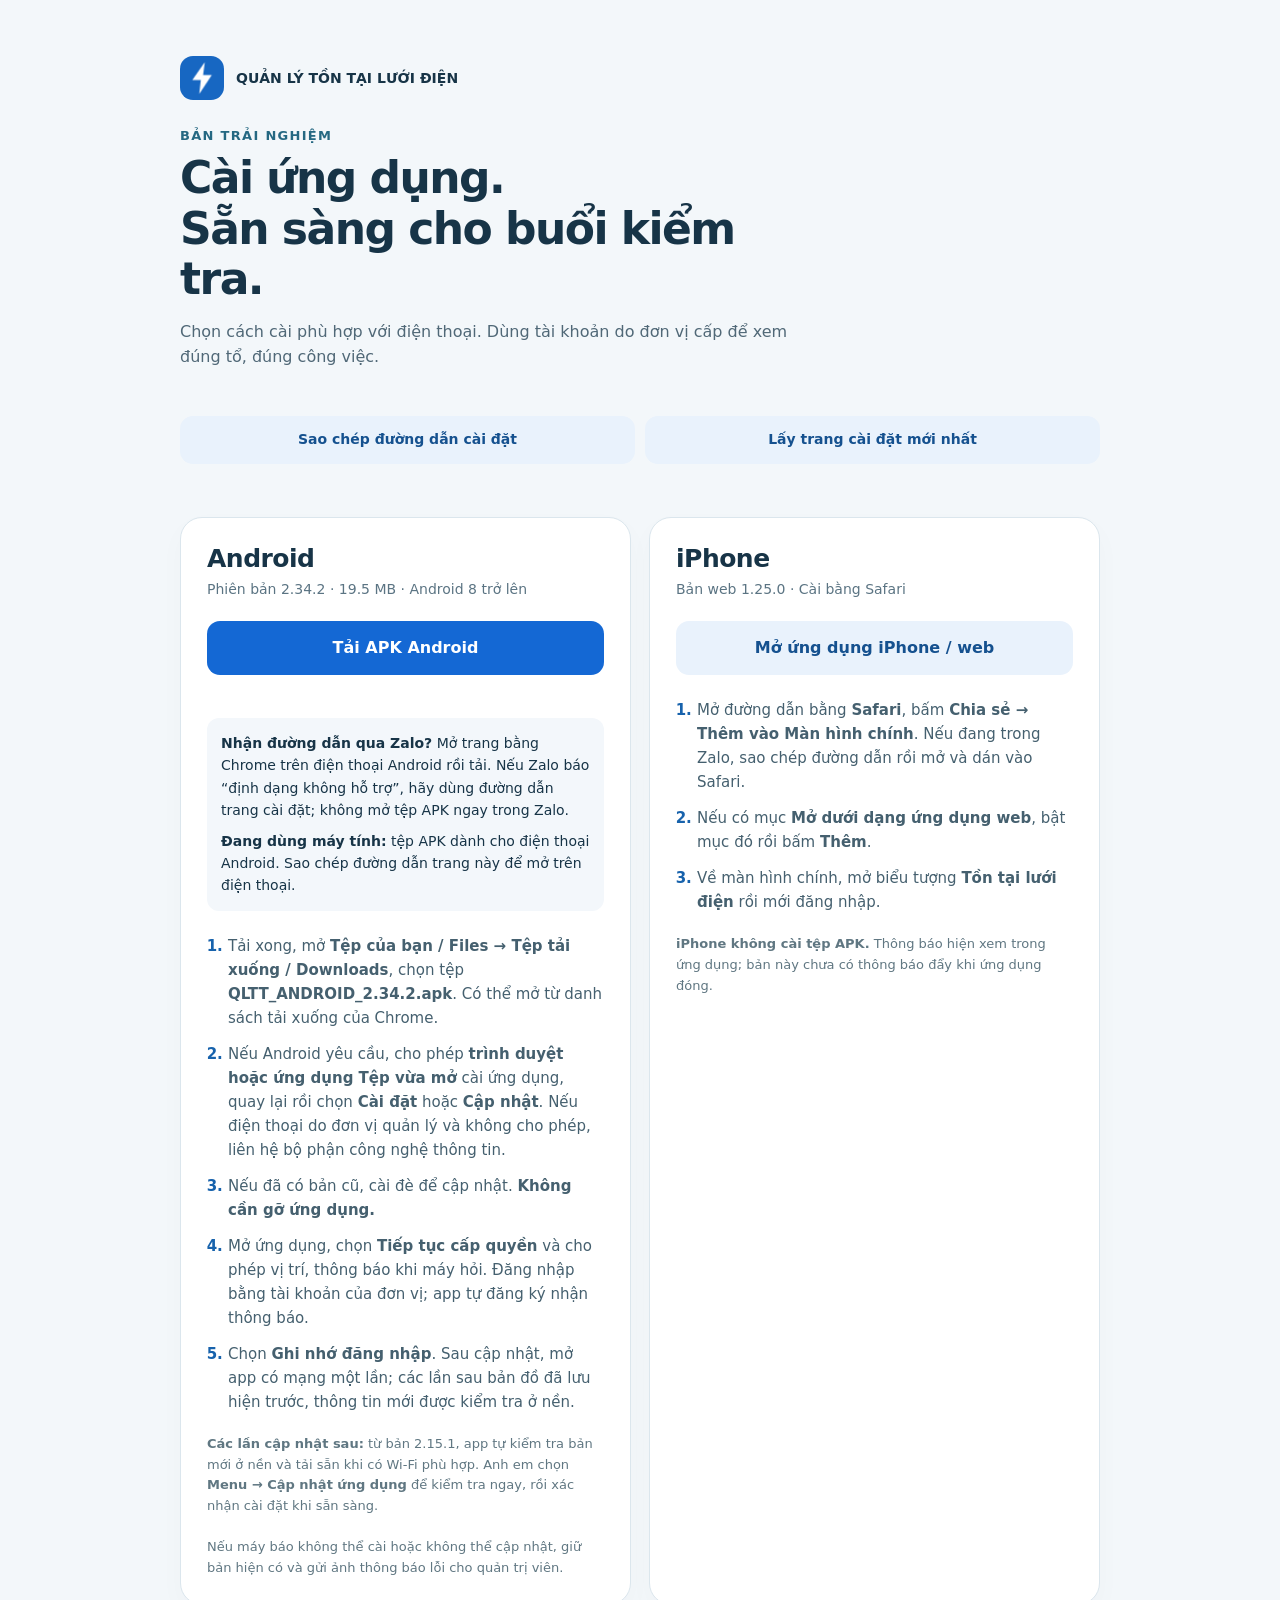
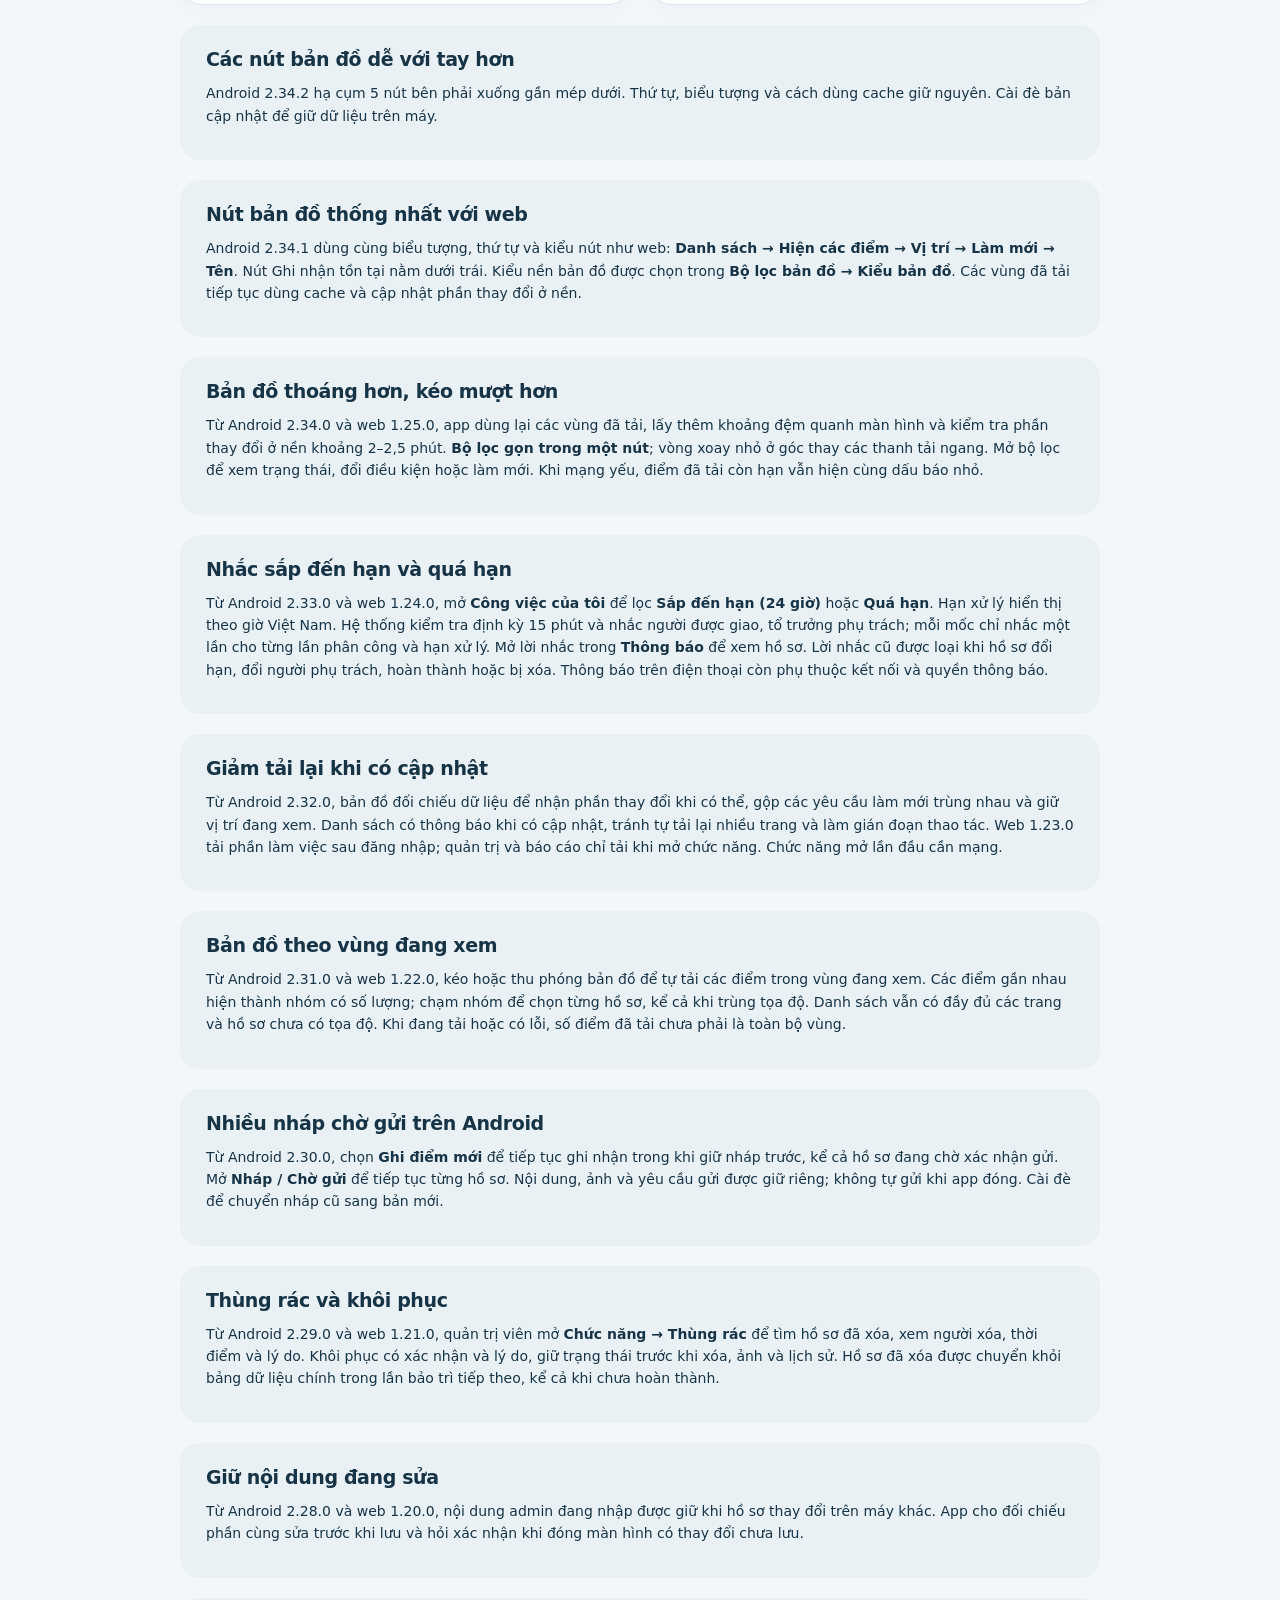
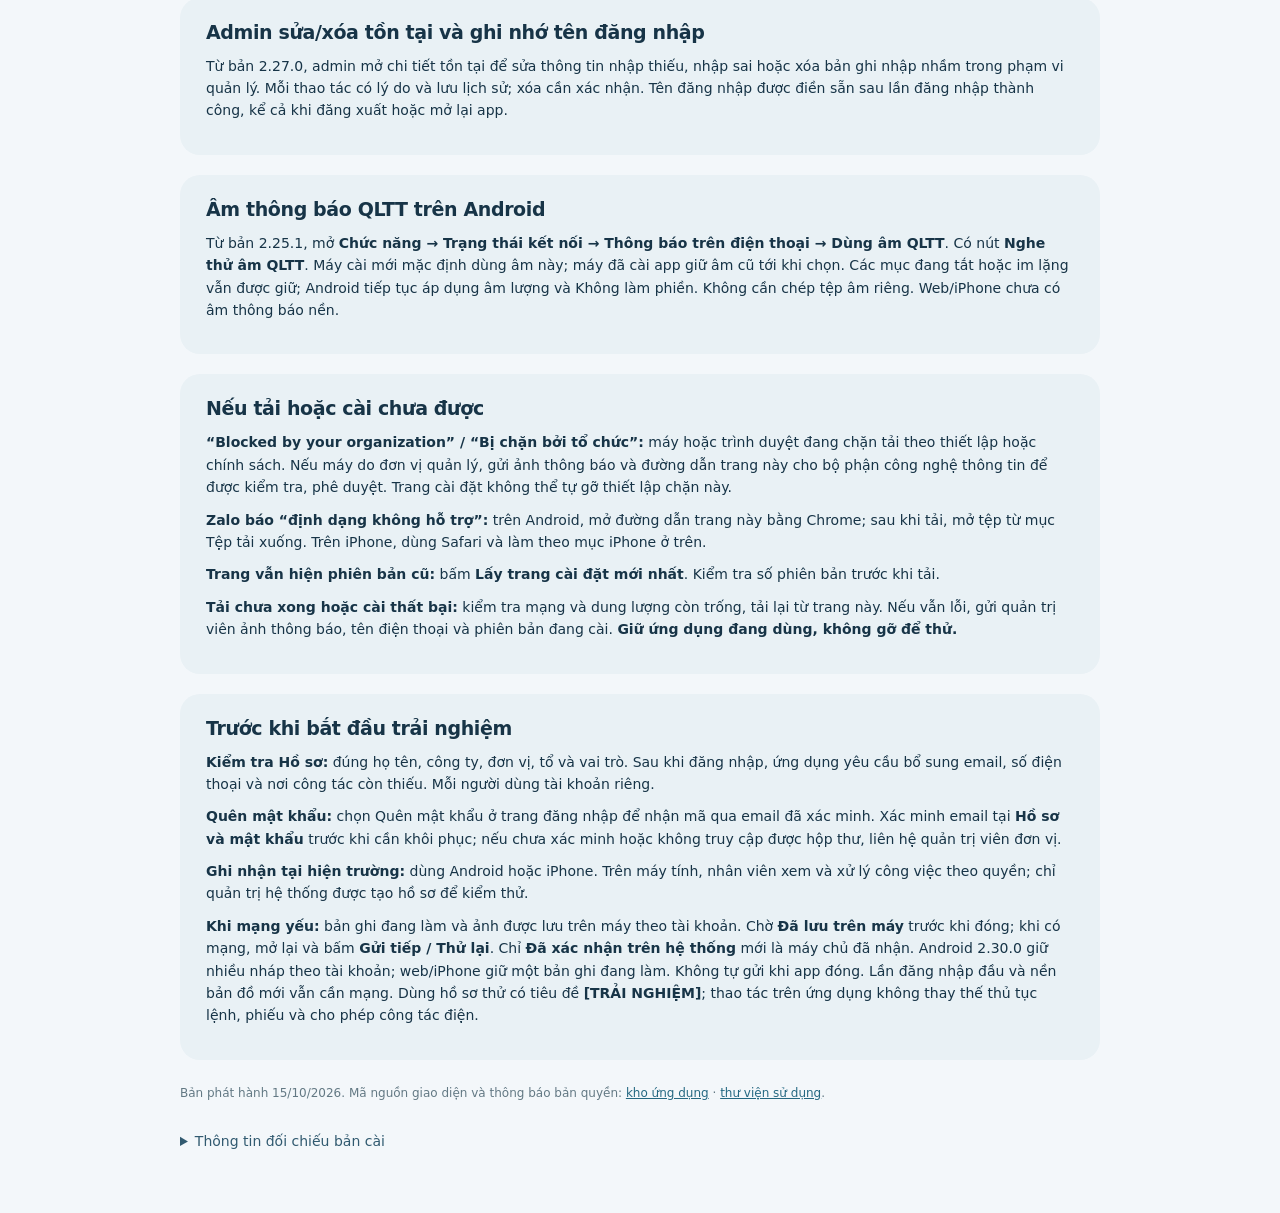
<file: install.html>
<!doctype html>
<html lang="vi"><head><meta charset="utf-8"><meta name="viewport" content="width=device-width,initial-scale=1,viewport-fit=cover"><meta name="theme-color" content="#113e56"><meta name="referrer" content="no-referrer"><title>Cài Quản lý tồn tại lưới điện</title>
<style>
:root{font-family:system-ui,-apple-system,"Segoe UI",sans-serif;color:#173447;background:#f3f7fa;font-synthesis:none}*{box-sizing:border-box}body{margin:0}main{max-width:960px;margin:auto;padding:32px 20px 48px}header{padding:24px 0 28px}.brand{display:flex;align-items:center;gap:12px;font-size:14px;font-weight:650}.brand img{width:44px;height:44px;border-radius:13px}.tag{margin:28px 0 10px;color:#256882;font-size:13px;font-weight:750;letter-spacing:.1em}h1{font-size:clamp(29px,5vw,44px);line-height:1.15;letter-spacing:-.035em;margin:0 0 14px;max-width:630px}.intro{max-width:650px;line-height:1.6;color:#506877;margin:0}.cards{display:grid;grid-template-columns:1fr 1fr;gap:18px}.card{background:#fff;border:1px solid #dbe6ed;border-radius:22px;padding:26px;box-shadow:0 10px 28px #17344706}h2{font-size:25px;letter-spacing:-.02em;margin:0 0 8px}.version{font-size:14px;color:#5b7483;margin:0 0 24px}.button{display:flex;align-items:center;justify-content:center;min-height:54px;text-align:center;border:0;border-radius:13px;background:#1468d4;color:white;text-decoration:none;font:inherit;font-weight:700;padding:13px 16px;line-height:1.4;touch-action:manipulation;cursor:pointer}.button.secondary{background:#e9f2fc;color:#15518f}.button:focus-visible,a:focus-visible,input:focus-visible{outline:3px solid #e8ad13;outline-offset:4px}.button:active{transform:translateY(1px)}ol{margin:23px 0 0;padding-left:21px;color:#45606f;font-size:15px;line-height:1.6}li+li{margin-top:12px}li::marker{color:#1762ac;font-weight:700}.note{margin:20px 0 0;font-size:13px;line-height:1.6;color:#607782}.support{margin-top:20px;padding:23px 26px;background:#e9f1f5;border-radius:20px}.support h2{font-size:19px;margin-bottom:12px}.support p{line-height:1.6;margin:10px 0;font-size:14px}.foot{font-size:12px;line-height:1.6;color:#637984;margin-top:24px}.foot a{color:#256882}details{margin-top:18px}summary{cursor:pointer;min-height:44px;line-height:1.5;padding:10px 0;color:#315a70;font-size:14px}code{word-break:break-all;font-size:11px}.browser-help{border:1px solid #ecc980;background:#fff8e8;border-radius:18px;padding:20px;margin-bottom:20px}.browser-help h2{font-size:20px}.browser-help p{font-size:15px;line-height:1.6;margin:8px 0 14px}.actions{display:flex;gap:10px;flex-wrap:wrap}.actions .button{flex:1;min-width:170px}.link-tools{margin:18px 0 24px}.link-tools .button{font-size:14px;min-height:48px}.status{font-size:13px;line-height:1.5;color:#526c7b;margin:9px 0 0;min-height:20px}.manual-link{width:100%;font:inherit;font-size:14px;color:#173447;background:white;border:1px solid #b6cad8;border-radius:10px;padding:12px;margin-top:10px}.download-help{background:#f3f7fb;border-radius:12px;padding:14px;margin-top:14px;font-size:14px;line-height:1.6}.download-help p{margin:0}.download-help p+p{margin-top:8px}[hidden]{display:none!important}@media(max-width:640px){main{padding:18px 16px 32px}.cards{grid-template-columns:1fr}.card{padding:23px}.tag{margin-top:22px}.support{padding:20px}header{padding-top:12px}.browser-help{padding:18px}.actions .button{flex-basis:100%}}@media(prefers-reduced-motion:reduce){.button:active{transform:none}}
</style></head><body><main>
<header><div class="brand"><img src="icons/app-180.png" alt="" width="44" height="44"><span>QUẢN LÝ TỒN TẠI LƯỚI ĐIỆN</span></div><p class="tag">BẢN TRẢI NGHIỆM</p><h1>Cài ứng dụng.<br>Sẵn sàng cho buổi kiểm tra.</h1><p class="intro">Chọn cách cài phù hợp với điện thoại. Dùng tài khoản do đơn vị cấp để xem đúng tổ, đúng công việc.</p></header>
<section class="browser-help" id="browser-help" aria-labelledby="browser-help-title" hidden><h2 id="browser-help-title">Mở trang bằng trình duyệt của điện thoại</h2><p id="browser-help-text"></p><a id="open-chrome" class="button" hidden>Mở trang bằng Chrome</a><p class="note" id="chrome-fallback" hidden>Nếu nút không mở được Chrome, dùng “Sao chép đường dẫn cài đặt” bên dưới, mở Chrome và dán vào thanh địa chỉ.</p></section>
<div class="link-tools"><div class="actions"><button class="button secondary" type="button" id="copy-link">Sao chép đường dẫn cài đặt</button><a class="button secondary" id="refresh-page" href="https://dlthoibinh.github.io/qltt-luoi-dien/install.html?latest=1">Lấy trang cài đặt mới nhất</a></div><p class="status" id="link-status" role="status" aria-live="polite"></p><label id="manual-link-label" class="note" for="manual-link" hidden>Nhấn giữ đường dẫn để sao chép, rồi dán vào trình duyệt:</label><input id="manual-link" class="manual-link" type="text" value="https://dlthoibinh.github.io/qltt-luoi-dien/install.html" readonly hidden></div>
<div class="cards"><section class="card" id="android-card" aria-labelledby="android"><h2 id="android">Android</h2><p class="version" id="android-version">Phiên bản 2.34.2 · 19.5 MB · Android 8 trở lên</p><a class="button" id="download-apk" href="downloads/QLTT_ANDROID_2.34.2.apk" download>Tải APK Android</a><p class="status" id="release-status" role="status" aria-live="polite"></p><div class="download-help"><p><strong>Nhận đường dẫn qua Zalo?</strong> Mở trang bằng Chrome trên điện thoại Android rồi tải. Nếu Zalo báo “định dạng không hỗ trợ”, hãy dùng đường dẫn trang cài đặt; không mở tệp APK ngay trong Zalo.</p><p id="desktop-hint" hidden><strong>Đang dùng máy tính:</strong> tệp APK dành cho điện thoại Android. Sao chép đường dẫn trang này để mở trên điện thoại.</p></div><ol><li>Tải xong, mở <strong>Tệp của bạn / Files → Tệp tải xuống / Downloads</strong>, chọn tệp <strong>QLTT_ANDROID_<span id="apk-file-version">2.34.2</span>.apk</strong>. Có thể mở từ danh sách tải xuống của Chrome.</li><li>Nếu Android yêu cầu, cho phép <strong>trình duyệt hoặc ứng dụng Tệp vừa mở</strong> cài ứng dụng, quay lại rồi chọn <strong>Cài đặt</strong> hoặc <strong>Cập nhật</strong>. Nếu điện thoại do đơn vị quản lý và không cho phép, liên hệ bộ phận công nghệ thông tin.</li><li>Nếu đã có bản cũ, cài đè để cập nhật. <strong>Không cần gỡ ứng dụng.</strong></li><li>Mở ứng dụng, chọn <strong>Tiếp tục cấp quyền</strong> và cho phép vị trí, thông báo khi máy hỏi. Đăng nhập bằng tài khoản của đơn vị; app tự đăng ký nhận thông báo.</li><li>Chọn <strong>Ghi nhớ đăng nhập</strong>. Sau cập nhật, mở app có mạng một lần; các lần sau bản đồ đã lưu hiện trước, thông tin mới được kiểm tra ở nền.</li></ol><p class="note"><strong>Các lần cập nhật sau:</strong> từ bản 2.15.1, app tự kiểm tra bản mới ở nền và tải sẵn khi có Wi-Fi phù hợp. Anh em chọn <strong>Menu → Cập nhật ứng dụng</strong> để kiểm tra ngay, rồi xác nhận cài đặt khi sẵn sàng.</p><p class="note">Nếu máy báo không thể cài hoặc không thể cập nhật, giữ bản hiện có và gửi ảnh thông báo lỗi cho quản trị viên.</p></section>
<section class="card" id="iphone-card" aria-labelledby="iphone"><h2 id="iphone">iPhone</h2><p class="version">Bản web 1.25.0 · Cài bằng Safari</p><a class="button secondary" href="./">Mở ứng dụng iPhone / web</a><ol><li>Mở đường dẫn bằng <strong>Safari</strong>, bấm <strong>Chia sẻ → Thêm vào Màn hình chính</strong>. Nếu đang trong Zalo, sao chép đường dẫn rồi mở và dán vào Safari.</li><li>Nếu có mục <strong>Mở dưới dạng ứng dụng web</strong>, bật mục đó rồi bấm <strong>Thêm</strong>.</li><li>Về màn hình chính, mở biểu tượng <strong>Tồn tại lưới điện</strong> rồi mới đăng nhập.</li></ol><p class="note"><strong>iPhone không cài tệp APK.</strong> Thông báo hiện xem trong ứng dụng; bản này chưa có thông báo đẩy khi ứng dụng đóng.</p></section></div>
<section class="support" aria-labelledby="lower-map-buttons"><h2 id="lower-map-buttons">Các nút bản đồ dễ với tay hơn</h2><p>Android 2.34.2 hạ cụm 5 nút bên phải xuống gần mép dưới. Thứ tự, biểu tượng và cách dùng cache giữ nguyên. Cài đè bản cập nhật để giữ dữ liệu trên máy.</p></section>
<section class="support" aria-labelledby="map-buttons"><h2 id="map-buttons">Nút bản đồ thống nhất với web</h2><p>Android 2.34.1 dùng cùng biểu tượng, thứ tự và kiểu nút như web: <strong>Danh sách → Hiện các điểm → Vị trí → Làm mới → Tên</strong>. Nút Ghi nhận tồn tại nằm dưới trái. Kiểu nền bản đồ được chọn trong <strong>Bộ lọc bản đồ → Kiểu bản đồ</strong>. Các vùng đã tải tiếp tục dùng cache và cập nhật phần thay đổi ở nền.</p></section>
<section class="support" aria-labelledby="map-cache"><h2 id="map-cache">Bản đồ thoáng hơn, kéo mượt hơn</h2><p>Từ Android 2.34.0 và web 1.25.0, app dùng lại các vùng đã tải, lấy thêm khoảng đệm quanh màn hình và kiểm tra phần thay đổi ở nền khoảng 2–2,5 phút. <strong>Bộ lọc gọn trong một nút</strong>; vòng xoay nhỏ ở góc thay các thanh tải ngang. Mở bộ lọc để xem trạng thái, đổi điều kiện hoặc làm mới. Khi mạng yếu, điểm đã tải còn hạn vẫn hiện cùng dấu báo nhỏ.</p></section>
<section class="support" aria-labelledby="deadline-reminders"><h2 id="deadline-reminders">Nhắc sắp đến hạn và quá hạn</h2><p>Từ Android 2.33.0 và web 1.24.0, mở <strong>Công việc của tôi</strong> để lọc <strong>Sắp đến hạn (24 giờ)</strong> hoặc <strong>Quá hạn</strong>. Hạn xử lý hiển thị theo giờ Việt Nam. Hệ thống kiểm tra định kỳ 15 phút và nhắc người được giao, tổ trưởng phụ trách; mỗi mốc chỉ nhắc một lần cho từng lần phân công và hạn xử lý. Mở lời nhắc trong <strong>Thông báo</strong> để xem hồ sơ. Lời nhắc cũ được loại khi hồ sơ đổi hạn, đổi người phụ trách, hoàn thành hoặc bị xóa. Thông báo trên điện thoại còn phụ thuộc kết nối và quyền thông báo.</p></section>
<section class="support" aria-labelledby="reload-efficiency"><h2 id="reload-efficiency">Giảm tải lại khi có cập nhật</h2><p>Từ Android 2.32.0, bản đồ đối chiếu dữ liệu để nhận phần thay đổi khi có thể, gộp các yêu cầu làm mới trùng nhau và giữ vị trí đang xem. Danh sách có thông báo khi có cập nhật, tránh tự tải lại nhiều trang và làm gián đoạn thao tác. Web 1.23.0 tải phần làm việc sau đăng nhập; quản trị và báo cáo chỉ tải khi mở chức năng. Chức năng mở lần đầu cần mạng.</p></section>
<section class="support" aria-labelledby="viewport-map"><h2 id="viewport-map">Bản đồ theo vùng đang xem</h2><p>Từ Android 2.31.0 và web 1.22.0, kéo hoặc thu phóng bản đồ để tự tải các điểm trong vùng đang xem. Các điểm gần nhau hiện thành nhóm có số lượng; chạm nhóm để chọn từng hồ sơ, kể cả khi trùng tọa độ. Danh sách vẫn có đầy đủ các trang và hồ sơ chưa có tọa độ. Khi đang tải hoặc có lỗi, số điểm đã tải chưa phải là toàn bộ vùng.</p></section>
<section class="support" aria-labelledby="multiple-drafts"><h2 id="multiple-drafts">Nhiều nháp chờ gửi trên Android</h2><p>Từ Android 2.30.0, chọn <strong>Ghi điểm mới</strong> để tiếp tục ghi nhận trong khi giữ nháp trước, kể cả hồ sơ đang chờ xác nhận gửi. Mở <strong>Nháp / Chờ gửi</strong> để tiếp tục từng hồ sơ. Nội dung, ảnh và yêu cầu gửi được giữ riêng; không tự gửi khi app đóng. Cài đè để chuyển nháp cũ sang bản mới.</p></section>
<section class="support" aria-labelledby="trash-restore"><h2 id="trash-restore">Thùng rác và khôi phục</h2><p>Từ Android 2.29.0 và web 1.21.0, quản trị viên mở <strong>Chức năng → Thùng rác</strong> để tìm hồ sơ đã xóa, xem người xóa, thời điểm và lý do. Khôi phục có xác nhận và lý do, giữ trạng thái trước khi xóa, ảnh và lịch sử. Hồ sơ đã xóa được chuyển khỏi bảng dữ liệu chính trong lần bảo trì tiếp theo, kể cả khi chưa hoàn thành.</p></section>
<section class="support" aria-labelledby="edit-guard"><h2 id="edit-guard">Giữ nội dung đang sửa</h2><p>Từ Android 2.28.0 và web 1.20.0, nội dung admin đang nhập được giữ khi hồ sơ thay đổi trên máy khác. App cho đối chiếu phần cùng sửa trước khi lưu và hỏi xác nhận khi đóng màn hình có thay đổi chưa lưu.</p></section>
<section class="support" aria-labelledby="admin-records"><h2 id="admin-records">Admin sửa/xóa tồn tại và ghi nhớ tên đăng nhập</h2><p>Từ bản 2.27.0, admin mở chi tiết tồn tại để sửa thông tin nhập thiếu, nhập sai hoặc xóa bản ghi nhập nhầm trong phạm vi quản lý. Mỗi thao tác có lý do và lưu lịch sử; xóa cần xác nhận. Tên đăng nhập được điền sẵn sau lần đăng nhập thành công, kể cả khi đăng xuất hoặc mở lại app.</p></section>
<section class="support" aria-labelledby="qltt-sound"><h2 id="qltt-sound">Âm thông báo QLTT trên Android</h2><p>Từ bản 2.25.1, mở <strong>Chức năng → Trạng thái kết nối → Thông báo trên điện thoại → Dùng âm QLTT</strong>. Có nút <strong>Nghe thử âm QLTT</strong>. Máy cài mới mặc định dùng âm này; máy đã cài app giữ âm cũ tới khi chọn. Các mục đang tắt hoặc im lặng vẫn được giữ; Android tiếp tục áp dụng âm lượng và Không làm phiền. Không cần chép tệp âm riêng. Web/iPhone chưa có âm thông báo nền.</p></section>
<section class="support" aria-labelledby="download-errors"><h2 id="download-errors">Nếu tải hoặc cài chưa được</h2><p><strong>“Blocked by your organization” / “Bị chặn bởi tổ chức”:</strong> máy hoặc trình duyệt đang chặn tải theo thiết lập hoặc chính sách. Nếu máy do đơn vị quản lý, gửi ảnh thông báo và đường dẫn trang này cho bộ phận công nghệ thông tin để được kiểm tra, phê duyệt. Trang cài đặt không thể tự gỡ thiết lập chặn này.</p><p><strong>Zalo báo “định dạng không hỗ trợ”:</strong> trên Android, mở đường dẫn trang này bằng Chrome; sau khi tải, mở tệp từ mục Tệp tải xuống. Trên iPhone, dùng Safari và làm theo mục iPhone ở trên.</p><p><strong>Trang vẫn hiện phiên bản cũ:</strong> bấm <strong>Lấy trang cài đặt mới nhất</strong>. Kiểm tra số phiên bản trước khi tải.</p><p><strong>Tải chưa xong hoặc cài thất bại:</strong> kiểm tra mạng và dung lượng còn trống, tải lại từ trang này. Nếu vẫn lỗi, gửi quản trị viên ảnh thông báo, tên điện thoại và phiên bản đang cài. <strong>Giữ ứng dụng đang dùng, không gỡ để thử.</strong></p></section>
<section class="support"><h2>Trước khi bắt đầu trải nghiệm</h2><p><strong>Kiểm tra Hồ sơ:</strong> đúng họ tên, công ty, đơn vị, tổ và vai trò. Sau khi đăng nhập, ứng dụng yêu cầu bổ sung email, số điện thoại và nơi công tác còn thiếu. Mỗi người dùng tài khoản riêng.</p><p><strong>Quên mật khẩu:</strong> chọn Quên mật khẩu ở trang đăng nhập để nhận mã qua email đã xác minh. Xác minh email tại <strong>Hồ sơ và mật khẩu</strong> trước khi cần khôi phục; nếu chưa xác minh hoặc không truy cập được hộp thư, liên hệ quản trị viên đơn vị.</p><p><strong>Ghi nhận tại hiện trường:</strong> dùng Android hoặc iPhone. Trên máy tính, nhân viên xem và xử lý công việc theo quyền; chỉ quản trị hệ thống được tạo hồ sơ để kiểm thử.</p><p><strong>Khi mạng yếu:</strong> bản ghi đang làm và ảnh được lưu trên máy theo tài khoản. Chờ <strong>Đã lưu trên máy</strong> trước khi đóng; khi có mạng, mở lại và bấm <strong>Gửi tiếp / Thử lại</strong>. Chỉ <strong>Đã xác nhận trên hệ thống</strong> mới là máy chủ đã nhận. Android 2.30.0 giữ nhiều nháp theo tài khoản; web/iPhone giữ một bản ghi đang làm. Không tự gửi khi app đóng. Lần đăng nhập đầu và nền bản đồ mới vẫn cần mạng. Dùng hồ sơ thử có tiêu đề <strong>[TRẢI NGHIỆM]</strong>; thao tác trên ứng dụng không thay thế thủ tục lệnh, phiếu và cho phép công tác điện.</p></section>
<p class="foot">Bản phát hành <span id="release-date">15/10/2026</span>. Mã nguồn giao diện và thông báo bản quyền: <a href="https://github.com/dlthoibinh/qltt-luoi-dien">kho ứng dụng</a> · <a href="THIRD_PARTY_LICENSES.txt">thư viện sử dụng</a>.</p>
<details><summary>Thông tin đối chiếu bản cài</summary><p class="note">SHA-256 APK: <code id="apk-sha256">180a615cff2c1a829186b1390184e66ce2771ce21b271747b7d55f39925f47ea</code></p><p class="note">Bản dùng thử được ký cùng chứng thư với APK đã bàn giao trước. Chưa phát hành qua Google Play.</p></details>
</main><script>
(function () {
  'use strict';
  var installUrl = 'https://dlthoibinh.github.io/qltt-luoi-dien/install.html';
  var releaseUrl = 'https://dlthoibinh.github.io/qltt-luoi-dien/android-update.json';
  var apkBase = 'https://dlthoibinh.github.io/qltt-luoi-dien/downloads/';
  var ua = navigator.userAgent || '';
  var android = /Android/i.test(ua);
  var ios = /iPhone|iPad|iPod/i.test(ua) || (/Macintosh/i.test(ua) && navigator.maxTouchPoints > 1);
  var inApp = /Zalo|FBAN|FBAV|Instagram|Line\//i.test(ua) || (android && /; wv\)|\bwv\b/i.test(ua));
  var byId = function (id) { return document.getElementById(id); };
  var refreshUrl = function () { return installUrl + '?latest=' + Date.now(); };
  var chromeIntent = function (url) { return 'intent://' + url.slice('https://'.length) + '#Intent;scheme=https;package=com.android.chrome;S.browser_fallback_url=' + encodeURIComponent(url) + ';end'; };
  byId('refresh-page').addEventListener('click', function () { this.href = refreshUrl(); });
  byId('desktop-hint').hidden = android || ios;
  if (ios) {
    byId('iphone-card').parentNode.insertBefore(byId('iphone-card'), byId('android-card'));
    byId('download-apk').hidden = true;
  }
  if (inApp) {
    byId('browser-help').hidden = false;
    byId('browser-help-title').textContent = /Zalo/i.test(ua) ? 'Đang mở trong Zalo' : 'Đang mở trong ứng dụng khác';
    byId('browser-help-text').textContent = ios
      ? 'Để cài trên iPhone, sao chép đường dẫn bên dưới rồi mở bằng Safari. iPhone không dùng tệp APK.'
      : 'Trình duyệt trong ứng dụng có thể không tải hoặc mở được bản cài. Trên Android, hãy mở trang này bằng Chrome.';
    if (android) {
      var chrome = byId('open-chrome');
      chrome.hidden = false;
      chrome.href = chromeIntent(installUrl + '?latest=1');
      chrome.addEventListener('click', function () { this.href = chromeIntent(refreshUrl()); });
      byId('chrome-fallback').hidden = false;
    }
  }
  byId('copy-link').addEventListener('click', async function () {
    var field = byId('manual-link');
    var link = refreshUrl();
    field.value = link;
    try {
      if (!navigator.clipboard || !navigator.clipboard.writeText) throw new Error('copy-unavailable');
      await navigator.clipboard.writeText(link);
      byId('link-status').textContent = 'Đã sao chép. Mở Chrome trên Android hoặc Safari trên iPhone rồi dán đường dẫn.';
      field.hidden = true;
      byId('manual-link-label').hidden = true;
    } catch (_) {
      field.hidden = false;
      byId('manual-link-label').hidden = false;
      field.focus();
      field.select();
      field.setSelectionRange(0, field.value.length);
      byId('link-status').textContent = 'Hãy sao chép đường dẫn trong ô bên dưới rồi mở bằng trình duyệt của điện thoại.';
    }
  });
  function versionParts(value) {
    if (typeof value !== 'string' || !/^\d{1,3}\.\d{1,3}\.\d{1,3}$/.test(value)) return null;
    return value.split('.').map(Number);
  }
  function isOlder(next, current) {
    for (var i = 0; i < 3; i++) {
      if (next[i] !== current[i]) return next[i] < current[i];
    }
    return false;
  }
  function validRelease(value) {
    var next = value && versionParts(value.versionName);
    var current = versionParts('2.34.2');
    var currentCode = 234002;
    if (!next || !current || isOlder(next, current)) return false;
    if (value.schemaVersion !== 1 || value.channel !== 'stable' || value.applicationId !== 'vn.qlsc.luoidien') return false;
    if (!Number.isSafeInteger(value.versionCode) || value.versionCode < currentCode || value.versionCode > 2147483647) return false;
    if (value.versionCode === currentCode && (value.versionName !== '2.34.2' || value.sha256 !== '180a615cff2c1a829186b1390184e66ce2771ce21b271747b7d55f39925f47ea')) return false;
    if (!Number.isSafeInteger(value.sizeBytes) || value.sizeBytes <= 0 || value.sizeBytes > 50 * 1024 * 1024) return false;
    if (!Number.isSafeInteger(value.minSdk) || value.minSdk !== 26) return false;
    if (typeof value.sha256 !== 'string' || !/^[a-f0-9]{64}$/.test(value.sha256)) return false;
    if (value.versionName === '2.34.2' && value.sha256 !== '180a615cff2c1a829186b1390184e66ce2771ce21b271747b7d55f39925f47ea') return false;
    if (value.apkUrl !== apkBase + 'QLTT_ANDROID_' + value.versionName + '.apk') return false;
    if (typeof value.publishedAt !== 'string' || !/^\d{4}-\d{2}-\d{2}T/.test(value.publishedAt) || !Number.isFinite(Date.parse(value.publishedAt))) return false;
    return true;
  }
  async function refreshRelease() {
    // One small public file; no account, map, or Apps Script request is made here.
    if (location.origin !== 'https://dlthoibinh.github.io' || !window.fetch || !window.AbortController) return;
    var controller = new AbortController();
    var timer = setTimeout(function () { controller.abort(); }, 8000);
    try {
      var response = await fetch(releaseUrl + '?latest=' + Date.now(), {cache: 'no-store', credentials: 'omit', redirect: 'error', signal: controller.signal});
      if (!response.ok) throw new Error('release-unavailable');
      var raw = await response.text();
      if (raw.length > 65536) throw new Error('release-too-large');
      var release = JSON.parse(raw);
      if (!validRelease(release)) throw new Error('release-invalid');
      byId('android-version').textContent = 'Phiên bản ' + release.versionName + ' · ' + (release.sizeBytes / (1024 * 1024)).toFixed(1) + ' MB · Android 8 trở lên';
      byId('download-apk').href = release.apkUrl;
      byId('apk-file-version').textContent = release.versionName;
      byId('apk-sha256').textContent = release.sha256;
      byId('release-date').textContent = new Date(release.publishedAt).toLocaleDateString('vi-VN', {timeZone: 'Asia/Ho_Chi_Minh'});
      byId('release-status').textContent = 'Đã đối chiếu với bản phát hành hiện tại.';
    } catch (_) {
      byId('release-status').textContent = 'Chưa đối chiếu được bản mới. Có thể dùng bản trên trang hoặc bấm “Lấy trang cài đặt mới nhất”.';
    } finally {
      clearTimeout(timer);
    }
  }
  refreshRelease();
}());
</script></body></html>
</file>
